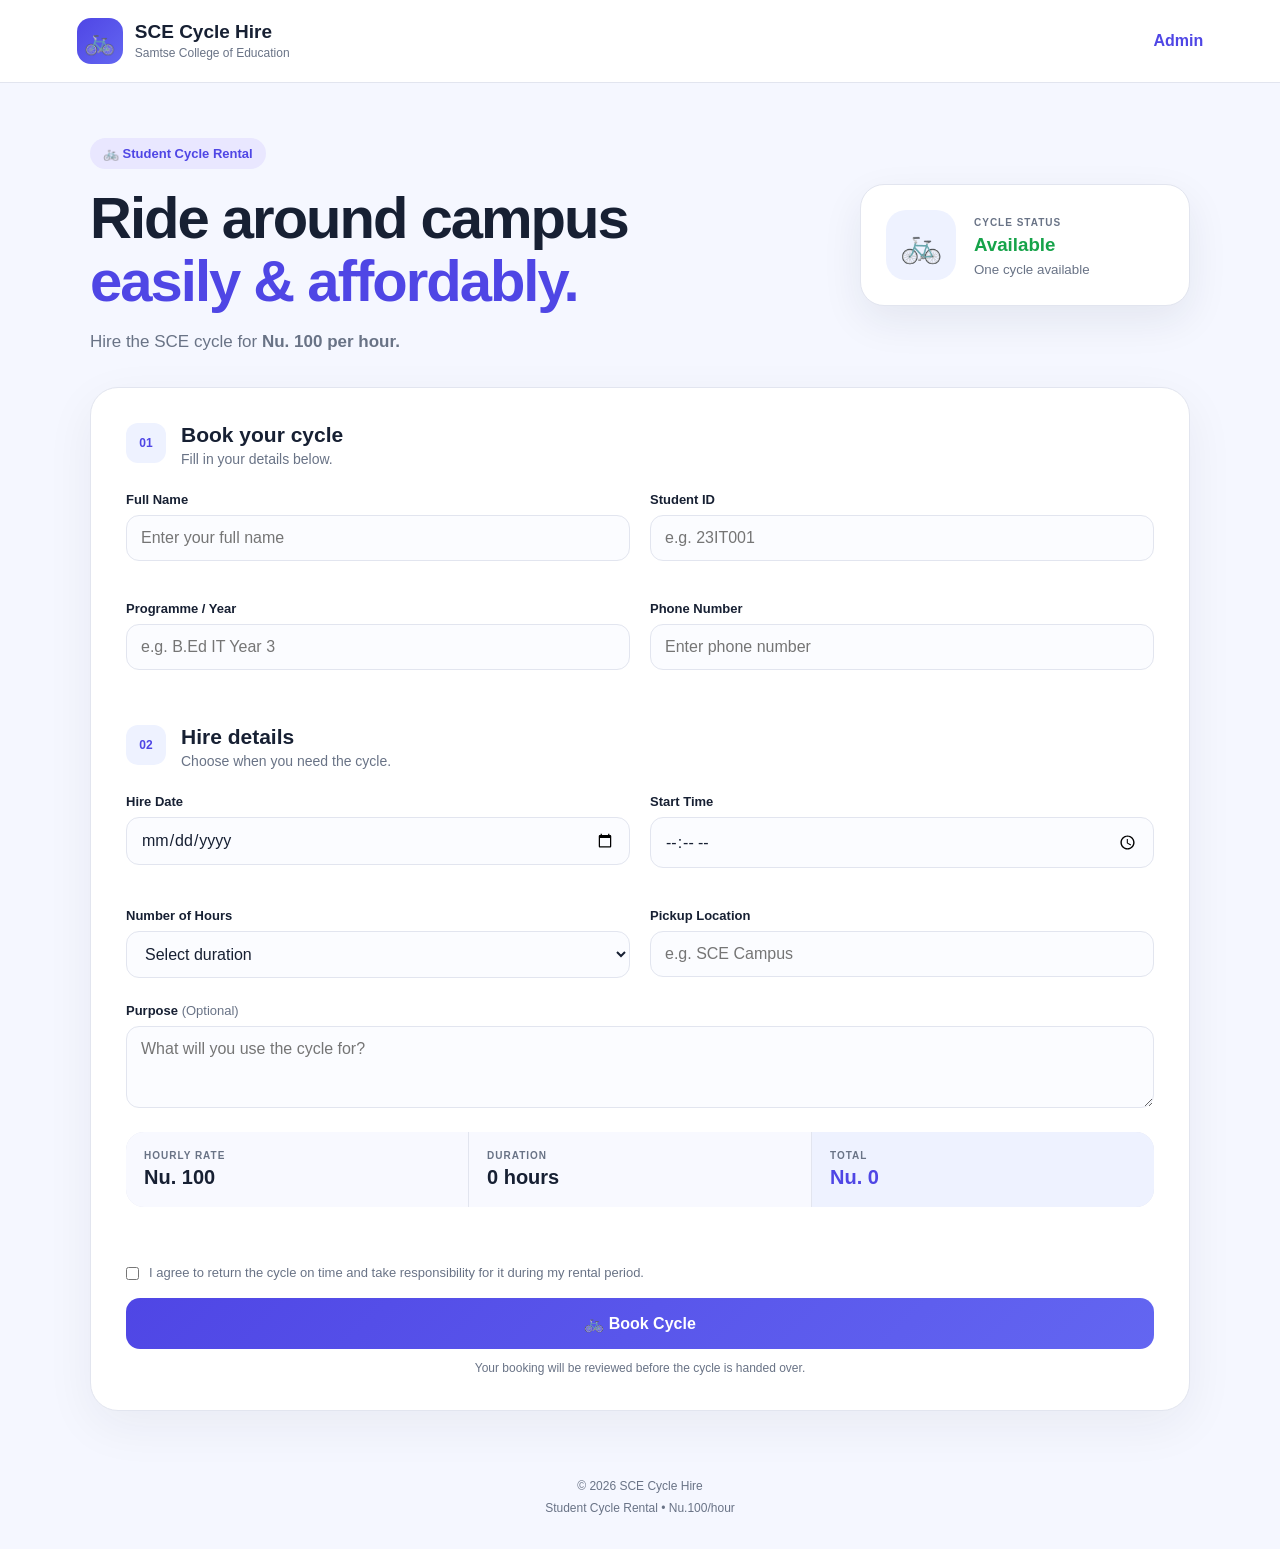
<file: index.html>
<!DOCTYPE html>
<html lang="en">
<head>
    <meta charset="UTF-8">

    <meta
        name="viewport"
        content="width=device-width, initial-scale=1.0"
    >

    <meta
        name="description"
        content="SCE Cycle Hire - Student Cycle Rental System"
    >

    <meta
        name="theme-color"
        content="#4f46e5"
    >

    <title>SCE Cycle Hire</title>

    <link rel="stylesheet" href="style.css">

    <link
        rel="manifest"
        href="manifest.json"
    >
</head>

<body>

<header class="topbar">

    <div class="brand">

        <div class="brand-icon">
            🚲
        </div>

        <div>
            <h1>SCE Cycle Hire</h1>

            <span>
                Samtse College of Education
            </span>
        </div>

    </div>

    <a
        href="admin.html"
        class="admin-link"
    >
        Admin
    </a>

</header>


<main class="container">

    <!-- HERO -->
    <section class="hero">

        <div class="hero-content">

            <span class="badge">
                🚲 Student Cycle Rental
            </span>

            <h2>
                Ride around campus
                <br>
                <strong>easily & affordably.</strong>
            </h2>

            <p>
                Hire the SCE cycle for
                <strong>Nu. 100 per hour.</strong>
            </p>

        </div>


        <div class="cycle-card">

            <div class="cycle-icon">
                🚲
            </div>

            <div>

                <span>
                    CYCLE STATUS
                </span>

                <h3 id="cycleStatus">
                    Available
                </h3>

                <small>
                    One cycle available
                </small>

            </div>

        </div>

    </section>


    <!-- BOOKING FORM -->
    <section class="form-section">

        <div class="section-title">

            <span class="number">
                01
            </span>

            <div>

                <h2>
                    Book your cycle
                </h2>

                <p>
                    Fill in your details below.
                </p>

            </div>

        </div>


        <form
            id="bookingForm"
            action="https://script.google.com/macros/s/AKfycbyXrCXOsVqgwcINVic74Zh6RFSqjb5Li2-jLNjRnuycgI1JsffPt99ntUs1LectWiMT/exec"
            method="POST"
            target="submitFrame"
            autocomplete="on"
        >

            <!-- Tells Google Apps Script what operation to perform -->
            <input
                type="hidden"
                name="action"
                value="booking"
            >

            <!-- Temporary reference shown to the student -->
            <input
                type="hidden"
                id="clientBookingId"
                name="clientBookingId"
                value=""
            >


            <div class="form-grid">

                <div class="field">

                    <label for="studentName">
                        Full Name
                    </label>

                    <input
                        type="text"
                        id="studentName"
                        name="studentName"
                        placeholder="Enter your full name"
                        required
                    >

                </div>


                <div class="field">

                    <label for="studentId">
                        Student ID
                    </label>

                    <input
                        type="text"
                        id="studentId"
                        name="studentId"
                        placeholder="e.g. 23IT001"
                        required
                    >

                </div>


                <div class="field">

                    <label for="programme">
                        Programme / Year
                    </label>

                    <input
                        type="text"
                        id="programme"
                        name="programme"
                        placeholder="e.g. B.Ed IT Year 3"
                        required
                    >

                </div>


                <div class="field">

                    <label for="phone">
                        Phone Number
                    </label>

                    <input
                        type="tel"
                        id="phone"
                        name="phone"
                        placeholder="Enter phone number"
                        required
                    >

                </div>

            </div>


            <!-- HIRE DETAILS -->

            <div class="section-title second">

                <span class="number">
                    02
                </span>

                <div>

                    <h2>
                        Hire details
                    </h2>

                    <p>
                        Choose when you need the cycle.
                    </p>

                </div>

            </div>


            <div class="form-grid">

                <div class="field">

                    <label for="hireDate">
                        Hire Date
                    </label>

                    <input
                        type="date"
                        id="hireDate"
                        name="hireDate"
                        required
                    >

                </div>


                <div class="field">

                    <label for="startTime">
                        Start Time
                    </label>

                    <input
                        type="time"
                        id="startTime"
                        name="startTime"
                        required
                    >

                </div>


                <div class="field">

                    <label for="hours">
                        Number of Hours
                    </label>

                    <select
                        id="hours"
                        name="hours"
                        required
                    >

                        <option value="">
                            Select duration
                        </option>

                        <option value="1">
                            1 hour
                        </option>

                        <option value="2">
                            2 hours
                        </option>

                        <option value="3">
                            3 hours
                        </option>

                        <option value="4">
                            4 hours
                        </option>

                        <option value="5">
                            5 hours
                        </option>

                        <option value="6">
                            6 hours
                        </option>

                        <option value="7">
                            7 hours
                        </option>

                        <option value="8">
                            8 hours
                        </option>

                        <option value="9">
                            9 hours
                        </option>

                        <option value="10">
                            10 hours
                        </option>

                        <option value="11">
                            11 hours
                        </option>

                        <option value="12">
                            12 hours
                        </option>

                    </select>

                </div>


                <div class="field">

                    <label for="pickup">
                        Pickup Location
                    </label>

                    <input
                        type="text"
                        id="pickup"
                        name="pickup"
                        placeholder="e.g. SCE Campus"
                        required
                    >

                </div>

            </div>


            <!-- PURPOSE -->

            <div class="field full">

                <label for="purpose">
                    Purpose
                    <span>(Optional)</span>
                </label>

                <textarea
                    id="purpose"
                    name="purpose"
                    placeholder="What will you use the cycle for?"
                    rows="3"
                ></textarea>

            </div>


            <!-- PRICE -->

            <div class="price-box">

                <div>

                    <span>
                        HOURLY RATE
                    </span>

                    <strong>
                        Nu. 100
                    </strong>

                </div>


                <div>

                    <span>
                        DURATION
                    </span>

                    <strong id="durationText">
                        0 hours
                    </strong>

                </div>


                <div class="total">

                    <span>
                        TOTAL
                    </span>

                    <strong id="totalAmount">
                        Nu. 0
                    </strong>

                </div>

            </div>


            <!-- AVAILABILITY -->

            <div
                id="availabilityMessage"
                class="availability-message"
            ></div>


            <!-- AGREEMENT -->

            <label class="agreement">

                <input
                    type="checkbox"
                    id="agreement"
                    required
                >

                <span>
                    I agree to return the cycle on time
                    and take responsibility for it during
                    my rental period.
                </span>

            </label>


            <!-- SUBMIT -->

            <button
                type="submit"
                id="submitButton"
                class="submit-button"
            >
                🚲 Book Cycle
            </button>


            <p class="small-note">

                Your booking will be reviewed before
                the cycle is handed over.

            </p>

        </form>

    </section>


    <!-- SUCCESS -->

    <section
        id="successBox"
        class="success-box hidden"
    >

        <div class="success-icon">
            ✓
        </div>

        <h2>
            Booking Submitted!
        </h2>

        <p>
            Your cycle booking has been submitted
            successfully.
        </p>


        <div class="booking-result">

            <span>
                BOOKING ID
            </span>

            <strong id="bookingIdResult">
                -
            </strong>

        </div>


        <p>
            Please keep your Booking ID for reference.
        </p>


        <button
            type="button"
            onclick="newBooking()"
            class="secondary-button"
        >
            Make Another Booking
        </button>

    </section>

</main>


<footer>

    <p>
        © 2026 SCE Cycle Hire
    </p>

    <p>
        Student Cycle Rental • Nu.100/hour
    </p>

</footer>


<!--
    Hidden iframe used to submit the form
    without leaving the GitHub Pages website.
-->
<iframe
    name="submitFrame"
    id="submitFrame"
    class="hidden-frame"
    title="Booking submission"
></iframe>


<script src="script.js"></script>

</body>
</html>
</file>
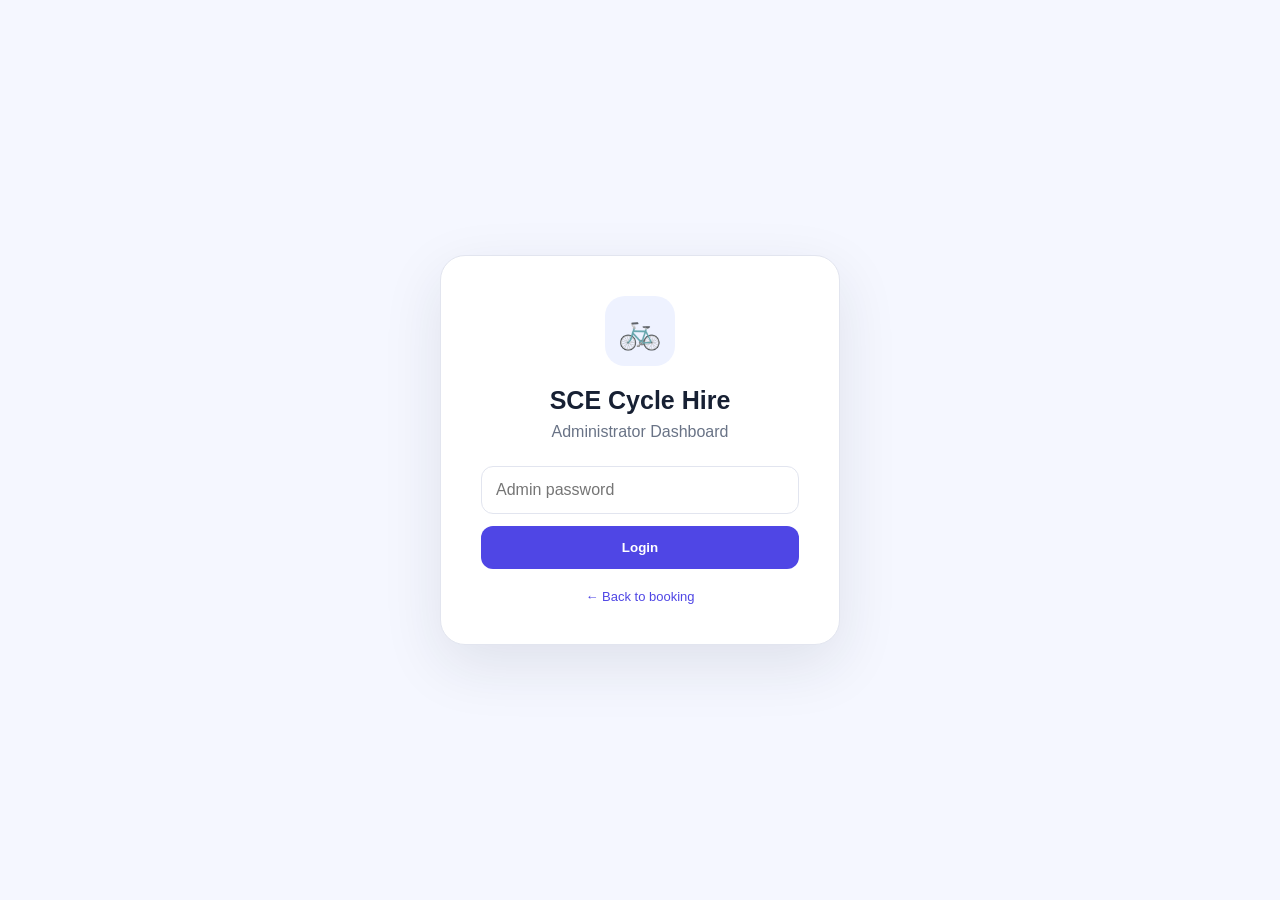
<file: admin.html>
<!DOCTYPE html>
<html lang="en">

<head>

    <meta charset="UTF-8">

    <meta
        name="viewport"
        content="width=device-width, initial-scale=1.0"
    >

    <title>SCE Cycle Hire - Admin</title>

    <link
        rel="stylesheet"
        href="admin.css"
    >

</head>


<body>


<div id="loginScreen" class="login-screen">

    <div class="login-card">

        <div class="login-logo">
            🚲
        </div>

        <h1>
            SCE Cycle Hire
        </h1>

        <p>
            Administrator Dashboard
        </p>


        <input
            type="password"
            id="adminPassword"
            placeholder="Admin password"
        >


        <button
            onclick="login()"
        >
            Login
        </button>


        <a href="index.html">
            ← Back to booking
        </a>

    </div>

</div>


<div
    id="dashboard"
    class="dashboard hidden"
>


    <aside class="sidebar">

        <div class="sidebar-brand">

            <div>
                🚲
            </div>

            <section>

                <strong>
                    SCE Cycle Hire
                </strong>

                <small>
                    Admin
                </small>

            </section>

        </div>


        <nav>

            <button
                class="active"
                onclick="showDashboard()"
            >
                📊 Dashboard
            </button>

            <button
                onclick="showBookings()"
            >
                📋 Bookings
            </button>

            <a href="index.html">
                🚲 Student Form
            </a>

        </nav>


        <button
            class="logout"
            onclick="logout()"
        >
            Logout
        </button>

    </aside>


    <main class="main-content">


        <header class="dashboard-header">

            <div>

                <h1>
                    Dashboard
                </h1>

                <p>
                    Manage your cycle bookings.
                </p>

            </div>

            <button
                class="refresh-button"
                onclick="loadAll()"
            >
                ↻ Refresh
            </button>

        </header>


        <section class="stats-grid">


            <div class="stat-card">

                <span>
                    TOTAL BOOKINGS
                </span>

                <strong id="totalBookings">
                    0
                </strong>

            </div>


            <div class="stat-card">

                <span>
                    TODAY
                </span>

                <strong id="todayBookings">
                    0
                </strong>

            </div>


            <div class="stat-card">

                <span>
                    ACTIVE HIRE
                </span>

                <strong id="ongoingBookings">
                    0
                </strong>

            </div>


            <div class="stat-card">

                <span>
                    EARNINGS
                </span>

                <strong id="earnings">
                    Nu. 0
                </strong>

            </div>

        </section>


        <section class="cycle-status-card">

            <div class="big-cycle">
                🚲
            </div>

            <div>

                <span>
                    CYCLE STATUS
                </span>

                <h2 id="adminCycleStatus">
                    Available
                </h2>

                <p>
                    SCE Cycle 01
                </p>

            </div>

        </section>


        <section class="booking-section">

            <div class="section-header">

                <div>

                    <h2>
                        Recent Bookings
                    </h2>

                    <p>
                        Manage student rental requests.
                    </p>

                </div>


                <input
                    type="search"
                    id="searchBox"
                    placeholder="Search bookings..."
                    oninput="filterBookings()"
                >

            </div>


            <div class="table-wrapper">

                <table>

                    <thead>

                        <tr>

                            <th>
                                Booking
                            </th>

                            <th>
                                Student
                            </th>

                            <th>
                                Date
                            </th>

                            <th>
                                Time
                            </th>

                            <th>
                                Hours
                            </th>

                            <th>
                                Total
                            </th>

                            <th>
                                Status
                            </th>

                            <th>
                                Action
                            </th>

                        </tr>

                    </thead>


                    <tbody id="bookingTable">

                    </tbody>

                </table>

            </div>

        </section>


    </main>

</div>


<div
    id="toast"
    class="toast"
>
</div>


<script src="admin.js"></script>

</body>

</html>
</file>
<file: style.css>
* {
    box-sizing: border-box;
    margin: 0;
    padding: 0;
}


:root {
    --primary: #4f46e5;
    --primary-dark: #3730a3;
    --secondary: #6366f1;
    --background: #f5f7ff;
    --white: #ffffff;
    --text: #172033;
    --muted: #697386;
    --border: #e2e5ef;
    --success: #16a34a;
    --danger: #dc2626;
}


body {
    font-family:
        Inter,
        -apple-system,
        BlinkMacSystemFont,
        "Segoe UI",
        sans-serif;

    background: var(--background);
    color: var(--text);
    min-height: 100vh;
}


.topbar {
    background: var(--white);
    border-bottom: 1px solid var(--border);

    display: flex;
    align-items: center;
    justify-content: space-between;

    padding: 18px 6%;

    position: sticky;
    top: 0;
    z-index: 10;
}


.brand {
    display: flex;
    align-items: center;
    gap: 12px;
}


.brand-icon {
    width: 46px;
    height: 46px;

    border-radius: 14px;

    background: linear-gradient(
        135deg,
        var(--primary),
        var(--secondary)
    );

    display: flex;
    align-items: center;
    justify-content: center;

    font-size: 25px;
}


.brand h1 {
    font-size: 19px;
}


.brand span {
    font-size: 12px;
    color: var(--muted);
}


.admin-link {
    text-decoration: none;
    color: var(--primary);
    font-weight: 600;
}


.container {
    width: min(1100px, 92%);
    margin: 0 auto;
}


.hero {
    padding: 55px 0 35px;

    display: grid;
    grid-template-columns: 1fr 330px;

    gap: 35px;

    align-items: center;
}


.badge {
    display: inline-block;

    background: #e9e7ff;
    color: var(--primary);

    padding: 8px 13px;
    border-radius: 30px;

    font-size: 13px;
    font-weight: 700;

    margin-bottom: 18px;
}


.hero h2 {
    font-size: clamp(34px, 5vw, 58px);
    line-height: 1.08;

    letter-spacing: -2px;
}


.hero h2 strong {
    color: var(--primary);
}


.hero p {
    margin-top: 20px;

    color: var(--muted);

    font-size: 17px;
}


.cycle-card {
    background: var(--white);

    border: 1px solid var(--border);

    border-radius: 24px;

    padding: 25px;

    display: flex;
    align-items: center;
    gap: 18px;

    box-shadow:
        0 15px 40px rgba(30, 41, 59, 0.08);
}


.cycle-icon {
    width: 70px;
    height: 70px;

    border-radius: 20px;

    background: #eef2ff;

    display: flex;
    align-items: center;
    justify-content: center;

    font-size: 34px;
}


.cycle-card span {
    font-size: 10px;
    color: var(--muted);
    font-weight: 700;
    letter-spacing: 1px;
}


.cycle-card h3 {
    color: var(--success);
    margin: 4px 0;
}


.cycle-card small {
    color: var(--muted);
}


.form-section {
    background: var(--white);

    border: 1px solid var(--border);

    border-radius: 28px;

    padding: 35px;

    margin-bottom: 35px;

    box-shadow:
        0 15px 50px rgba(30, 41, 59, 0.06);
}


.section-title {
    display: flex;
    gap: 15px;
    align-items: flex-start;

    margin-bottom: 25px;
}


.section-title.second {
    margin-top: 35px;
}


.number {
    width: 40px;
    height: 40px;

    background: #eef2ff;
    color: var(--primary);

    border-radius: 12px;

    display: flex;
    align-items: center;
    justify-content: center;

    font-size: 12px;
    font-weight: 800;
}


.section-title h2 {
    font-size: 21px;
}


.section-title p {
    color: var(--muted);
    margin-top: 4px;
    font-size: 14px;
}


.form-grid {
    display: grid;

    grid-template-columns:
        repeat(2, minmax(0, 1fr));

    gap: 20px;
}


.field {
    margin-bottom: 20px;
}


.field.full {
    margin-top: 5px;
}


.field label {
    display: block;

    font-size: 13px;
    font-weight: 700;

    margin-bottom: 8px;
}


.field label span {
    color: var(--muted);
    font-weight: 400;
}


input,
select,
textarea {
    width: 100%;

    border: 1px solid var(--border);

    border-radius: 13px;

    padding: 13px 14px;

    font: inherit;

    outline: none;

    background: #fbfcff;

    color: var(--text);

    transition: 0.2s;
}


input:focus,
select:focus,
textarea:focus {
    border-color: var(--primary);

    box-shadow:
        0 0 0 3px rgba(79, 70, 229, 0.1);

    background: white;
}


textarea {
    resize: vertical;
}


.price-box {
    display: grid;

    grid-template-columns:
        repeat(3, 1fr);

    gap: 1px;

    background: var(--border);

    border-radius: 18px;

    overflow: hidden;

    margin: 10px 0 20px;
}


.price-box > div {
    background: #f8f9ff;

    padding: 18px;
}


.price-box span {
    display: block;

    font-size: 10px;
    color: var(--muted);

    font-weight: 800;

    letter-spacing: 1px;

    margin-bottom: 5px;
}


.price-box strong {
    font-size: 20px;
}


.price-box .total {
    background: #eef2ff;
}


.price-box .total strong {
    color: var(--primary);
}


.availability-message {
    min-height: 20px;

    margin: 10px 0 15px;

    font-size: 14px;
    font-weight: 600;
}


.availability-message.available {
    color: var(--success);
}


.availability-message.unavailable {
    color: var(--danger);
}


.agreement {
    display: flex;

    align-items: flex-start;

    gap: 10px;

    font-size: 13px;

    color: var(--muted);

    margin: 18px 0;
}


.agreement input {
    width: auto;
    margin-top: 2px;
}


.submit-button {
    width: 100%;

    border: none;

    border-radius: 14px;

    padding: 16px;

    background:
        linear-gradient(
            135deg,
            var(--primary),
            var(--secondary)
        );

    color: white;

    font-size: 16px;
    font-weight: 800;

    cursor: pointer;

    transition: 0.2s;
}


.submit-button:hover {
    transform: translateY(-2px);

    box-shadow:
        0 10px 25px rgba(79, 70, 229, 0.25);
}


.submit-button:disabled {
    opacity: 0.6;
    cursor: not-allowed;
    transform: none;
}


.small-note {
    text-align: center;

    color: var(--muted);

    font-size: 12px;

    margin-top: 12px;
}


.success-box {
    background: white;

    border: 1px solid var(--border);

    border-radius: 28px;

    padding: 45px 25px;

    margin: 35px 0;

    text-align: center;

    box-shadow:
        0 15px 50px rgba(30, 41, 59, 0.07);
}


.success-icon {
    width: 70px;
    height: 70px;

    border-radius: 50%;

    background: #dcfce7;
    color: var(--success);

    display: flex;
    align-items: center;
    justify-content: center;

    font-size: 35px;
    font-weight: 900;

    margin: 0 auto 20px;
}


.success-box h2 {
    font-size: 28px;
}


.success-box p {
    color: var(--muted);
    margin: 10px 0;
}


.booking-result {
    background: #f5f3ff;

    border-radius: 15px;

    padding: 18px;

    margin: 25px auto;

    max-width: 400px;
}


.booking-result span {
    display: block;

    font-size: 10px;

    font-weight: 800;

    color: var(--muted);

    letter-spacing: 1px;
}


.booking-result strong {
    display: block;

    color: var(--primary);

    font-size: 25px;

    margin-top: 5px;
}


.secondary-button {
    margin-top: 15px;

    padding: 12px 20px;

    border: 1px solid var(--border);

    background: white;

    border-radius: 12px;

    cursor: pointer;

    font-weight: 700;

    color: var(--primary);
}


.hidden {
    display: none !important;
}


.hidden-frame {
    display: none;
}


footer {
    text-align: center;

    padding: 30px 20px;

    color: var(--muted);

    font-size: 12px;

    line-height: 1.8;
}


/* =========================================
   MOBILE
========================================= */

@media (max-width: 750px) {

    .topbar {
        padding: 14px 4%;
    }


    .brand-icon {
        width: 40px;
        height: 40px;
    }


    .brand h1 {
        font-size: 16px;
    }


    .brand span {
        font-size: 10px;
    }


    .admin-link {
        font-size: 13px;
    }


    .hero {
        grid-template-columns: 1fr;

        padding-top: 35px;

        gap: 25px;
    }


    .hero h2 {
        font-size: 39px;
    }


    .cycle-card {
        padding: 20px;
    }


    .form-section {
        padding: 22px 18px;

        border-radius: 20px;
    }


    .form-grid {
        grid-template-columns: 1fr;

        gap: 0;
    }


    .price-box {
        grid-template-columns: 1fr;
    }


    .price-box > div {
        padding: 14px;
    }


    .price-box .total {
        display: flex;

        justify-content: space-between;

        align-items: center;
    }


    .section-title h2 {
        font-size: 18px;
    }

}
</file>
<file: admin.css>
* {
    box-sizing: border-box;
    margin: 0;
    padding: 0;
}


:root {
    --primary: #4f46e5;
    --primary-dark: #3730a3;
    --background: #f5f7ff;
    --white: #ffffff;
    --text: #172033;
    --muted: #697386;
    --border: #e2e5ef;
    --success: #16a34a;
    --danger: #dc2626;
    --warning: #d97706;
}


body {
    font-family:
        Inter,
        -apple-system,
        BlinkMacSystemFont,
        "Segoe UI",
        sans-serif;

    background: var(--background);
    color: var(--text);
}


/* LOGIN */

.login-screen {
    min-height: 100vh;

    display: flex;

    align-items: center;
    justify-content: center;

    padding: 20px;
}


.login-card {
    width: min(400px, 100%);

    background: white;

    padding: 40px;

    border-radius: 25px;

    border: 1px solid var(--border);

    box-shadow:
        0 20px 60px rgba(30, 41, 59, 0.1);

    text-align: center;
}


.login-logo {
    width: 70px;
    height: 70px;

    margin: 0 auto 20px;

    border-radius: 20px;

    display: flex;
    align-items: center;
    justify-content: center;

    font-size: 35px;

    background: #eef2ff;
}


.login-card h1 {
    font-size: 25px;
}


.login-card p {
    color: var(--muted);

    margin: 8px 0 25px;
}


.login-card input {
    width: 100%;

    padding: 14px;

    border: 1px solid var(--border);

    border-radius: 12px;

    outline: none;

    margin-bottom: 12px;

    font: inherit;
}


.login-card button {
    width: 100%;

    border: none;

    padding: 14px;

    border-radius: 12px;

    background: var(--primary);

    color: white;

    font-weight: 800;

    cursor: pointer;
}


.login-card a {
    display: block;

    margin-top: 20px;

    text-decoration: none;

    color: var(--primary);

    font-size: 13px;
}


/* DASHBOARD */

.dashboard {
    display: flex;

    min-height: 100vh;
}


.sidebar {
    width: 250px;

    background: #171b35;

    color: white;

    padding: 25px 15px;

    display: flex;

    flex-direction: column;
}


.sidebar-brand {
    display: flex;

    gap: 12px;

    align-items: center;

    padding: 10px;

    margin-bottom: 30px;
}


.sidebar-brand > div {
    width: 43px;
    height: 43px;

    border-radius: 13px;

    background: #4f46e5;

    display: flex;
    align-items: center;
    justify-content: center;

    font-size: 22px;
}


.sidebar-brand strong {
    display: block;

    font-size: 14px;
}


.sidebar-brand small {
    color: #a9b0c8;

    font-size: 11px;
}


.sidebar nav {
    display: flex;

    flex-direction: column;

    gap: 5px;
}


.sidebar nav button,
.sidebar nav a {
    border: none;

    background: transparent;

    color: #b9bfd5;

    padding: 13px;

    border-radius: 10px;

    text-align: left;

    text-decoration: none;

    font: inherit;

    cursor: pointer;
}


.sidebar nav button:hover,
.sidebar nav button.active,
.sidebar nav a:hover {
    background: #292e51;

    color: white;
}


.logout {
    margin-top: auto;

    border: none;

    background: #292e51;

    color: #fff;

    padding: 12px;

    border-radius: 10px;

    cursor: pointer;
}


.main-content {
    flex: 1;

    padding: 35px;

    overflow-x: hidden;
}


.dashboard-header {
    display: flex;

    align-items: center;

    justify-content: space-between;

    margin-bottom: 25px;
}


.dashboard-header h1 {
    font-size: 30px;
}


.dashboard-header p {
    color: var(--muted);

    margin-top: 5px;
}


.refresh-button {
    border: 1px solid var(--border);

    background: white;

    padding: 10px 15px;

    border-radius: 10px;

    cursor: pointer;

    font-weight: 700;
}


/* STATS */

.stats-grid {
    display: grid;

    grid-template-columns:
        repeat(4, 1fr);

    gap: 18px;
}


.stat-card {
    background: white;

    border: 1px solid var(--border);

    border-radius: 18px;

    padding: 22px;
}


.stat-card span {
    font-size: 10px;

    color: var(--muted);

    letter-spacing: 1px;

    font-weight: 800;
}


.stat-card strong {
    display: block;

    font-size: 28px;

    margin-top: 8px;

    color: var(--primary);
}


/* CYCLE */

.cycle-status-card {
    margin-top: 20px;

    background: white;

    border: 1px solid var(--border);

    border-radius: 18px;

    padding: 20px;

    display: flex;

    gap: 16px;

    align-items: center;
}


.big-cycle {
    width: 60px;
    height: 60px;

    border-radius: 17px;

    background: #eef2ff;

    display: flex;
    align-items: center;
    justify-content: center;

    font-size: 30px;
}


.cycle-status-card span {
    font-size: 10px;

    color: var(--muted);

    font-weight: 800;

    letter-spacing: 1px;
}


.cycle-status-card h2 {
    color: var(--success);

    margin: 4px 0;
}


.cycle-status-card p {
    color: var(--muted);

    font-size: 13px;
}


/* BOOKINGS */

.booking-section {
    margin-top: 25px;

    background: white;

    border: 1px solid var(--border);

    border-radius: 20px;

    overflow: hidden;
}


.section-header {
    padding: 22px;

    display: flex;

    justify-content: space-between;

    align-items: center;

    gap: 15px;
}


.section-header h2 {
    font-size: 19px;
}


.section-header p {
    color: var(--muted);

    font-size: 13px;

    margin-top: 4px;
}


.section-header input {
    width: 230px;

    padding: 11px 13px;

    border: 1px solid var(--border);

    border-radius: 10px;

    outline: none;
}


.table-wrapper {
    overflow-x: auto;
}


table {
    width: 100%;

    border-collapse: collapse;

    min-width: 850px;
}


th {
    text-align: left;

    padding: 13px 18px;

    background: #f8f9ff;

    color: var(--muted);

    font-size: 10px;

    letter-spacing: 0.7px;
}


td {
    padding: 15px 18px;

    border-top: 1px solid #edf0f5;

    font-size: 13px;
}


.booking-id {
    color: var(--primary);

    font-weight: 800;
}


.status {
    display: inline-block;

    padding: 5px 9px;

    border-radius: 20px;

    font-size: 10px;

    font-weight: 800;
}


.status-pending {
    background: #fef3c7;

    color: #92400e;
}


.status-approved {
    background: #dbeafe;

    color: #1d4ed8;
}


.status-ongoing {
    background: #dcfce7;

    color: #166534;
}


.status-returned {
    background: #e2e8f0;

    color: #334155;
}


.status-cancelled {
    background: #fee2e2;

    color: #991b1b;
}


.action-select {
    padding: 7px;

    border: 1px solid var(--border);

    border-radius: 8px;

    font-size: 12px;
}


/* TOAST */

.toast {
    position: fixed;

    right: 25px;

    bottom: 25px;

    background: #171b35;

    color: white;

    padding: 13px 18px;

    border-radius: 10px;

    transform: translateY(100px);

    opacity: 0;

    transition: 0.3s;

    z-index: 50;
}


.toast.show {
    transform: translateY(0);

    opacity: 1;
}


.hidden {
    display: none !important;
}


/* MOBILE */

@media (max-width: 850px) {

    .sidebar {
        width: 75px;

        padding: 15px 8px;
    }


    .sidebar-brand section,
    .sidebar nav a,
    .sidebar nav button,
    .logout {
        font-size: 0;

        text-align: center;
    }


    .sidebar nav button::first-letter,
    .sidebar nav a::first-letter,
    .logout::first-letter {
        font-size: 18px;
    }


    .sidebar-brand {
        justify-content: center;
    }


    .main-content {
        padding: 20px 15px;
    }


    .stats-grid {
        grid-template-columns:
            repeat(2, 1fr);
    }

}


@media (max-width: 550px) {

    .dashboard-header {
        align-items: flex-start;

        gap: 10px;
    }


    .dashboard-header h1 {
        font-size: 24px;
    }


    .stats-grid {
        grid-template-columns: 1fr 1fr;

        gap: 10px;
    }


    .stat-card {
        padding: 15px;
    }


    .stat-card strong {
        font-size: 22px;
    }


    .section-header {
        align-items: stretch;

        flex-direction: column;
    }


    .section-header input {
        width: 100%;
    }

}
</file>
